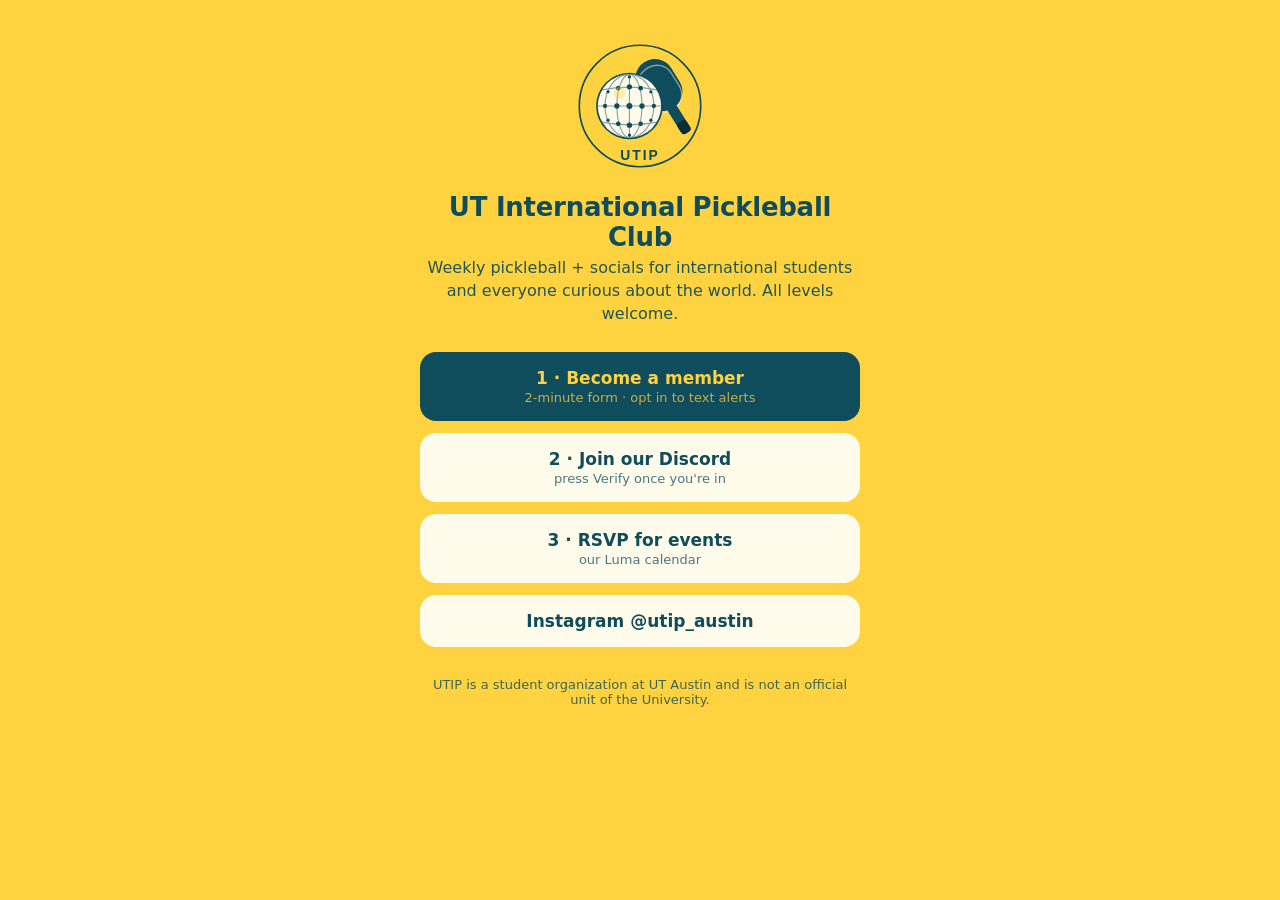
<file: site/index.html>
<!doctype html>
<html lang="en">
<head>
<meta charset="utf-8">
<meta name="viewport" content="width=device-width, initial-scale=1">
<title>UTIP · UT International Pickleball Club</title>
<meta name="description" content="Weekly pickleball + socials for international students and everyone curious about the world. Join UTIP.">
<link rel="icon" href="logo.svg">
<style>
  :root { --orange:#FFD23F; --teal:#0F4C5C; --ball:#0F4C5C; --cream:#FFFBEA; }
  * { box-sizing: border-box; }
  body { margin:0; min-height:100vh; font-family: Inter, system-ui, -apple-system, Segoe UI, Roboto, sans-serif;
         background: var(--orange); color: var(--teal); display:flex; justify-content:center; padding: 40px 16px; }
  main { width:100%; max-width:440px; text-align:center; }
  img { width:132px; height:132px; }
  h1 { font-size: 26px; margin: 16px 0 4px; letter-spacing: -.01em; }
  p { margin: 0 0 26px; opacity: .92; line-height: 1.45; }
  a.btn { display:block; padding:16px 18px; margin:12px 0; border-radius:16px; background: var(--cream); color: var(--teal);
          font-weight: 800; text-decoration:none; font-size: 17px; }
  a.btn.primary { background: var(--teal); color: #FFD23F; }
  a.btn small { display:block; font-weight:500; font-size: 13px; opacity:.75; margin-top:2px; }
  footer { margin-top: 30px; font-size: 13px; opacity: .8; }
</style>
</head>
<body>
<main>
  <img src="logo.svg" alt="UTIP logo">
  <h1>UT International Pickleball Club</h1>
  <p>Weekly pickleball + socials for international students and everyone curious about the world. All levels welcome.</p>
  <!-- Replace the REPLACE_ME links below -->
  <a class="btn primary" href="https://docs.google.com/forms/d/e/1FAIpQLSeNMdK0OxRarvqIEcnPV3a4rZCL4zsUBN2K8LrAHyiHnj6Wlw/viewform">1 · Become a member<small>2-minute form · opt in to text alerts</small></a>
  <a class="btn" href="https://discord.gg/uFwZuz9KA9">2 · Join our Discord<small>press Verify once you're in</small></a>
  <a class="btn" href="https://luma.com/utip">3 · RSVP for events<small>our Luma calendar</small></a>
  <a class="btn" href="https://instagram.com/utip_austin">Instagram @utip_austin</a>
  <footer>UTIP is a student organization at UT Austin and is not an official unit of the University.</footer>
</main>
</body>
</html>
</file>
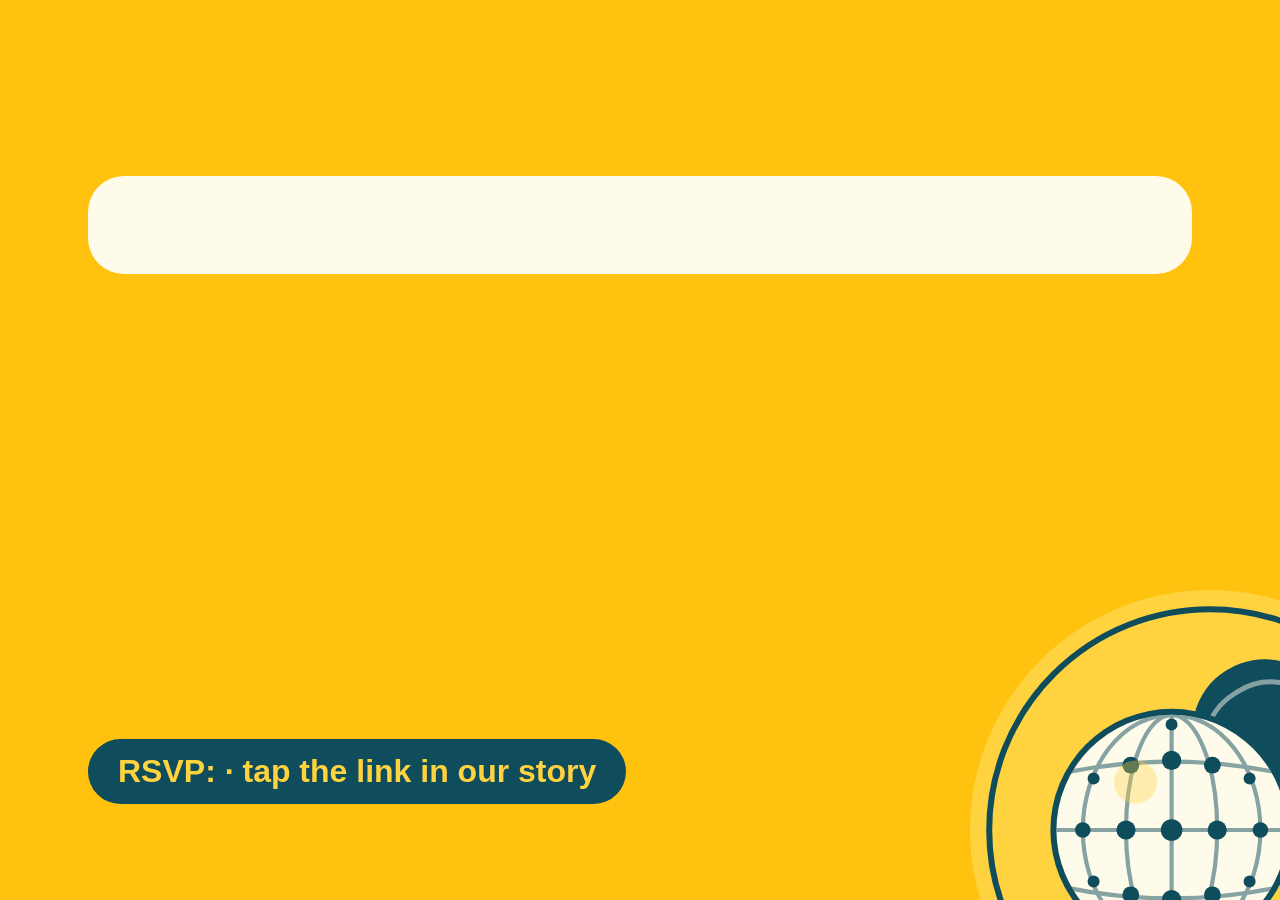
<file: design/templates/post-event.html>
<!doctype html><html><head><meta charset="utf-8"><title>UTIP event post</title>
<link rel="stylesheet" href="base.css"><script src="fill.js"></script>
<style>
.card { margin-top: 50px; background: var(--cream); color: var(--teal-dark); border-radius: 36px; padding: 44px 50px; }
.card .d { font-family: var(--display); font-weight: 900; font-size: 76px; color: var(--orange); }
.card .m { font-size: 40px; font-weight: 600; margin-top: 10px; }
</style></head><body>
<section class="slide bg-teal" data-slide="event">
  <img class="peek" src="../../brand/logo-icon.svg" alt="" style="width:480px;height:480px;right:-170px;bottom:-170px">
  <div class="kicker" style="color:var(--ball)" data-k="event.kind"></div>
  <div class="h1" style="margin:30px 0 0;max-width:820px" data-k="event.title"></div>
  <div class="card"><div class="d" data-k="event.date_label"></div><div class="m" data-k="event.time_label"></div><div class="m" data-k="event.location"></div></div>
  <div class="body" style="margin-top:40px" data-k="event.blurb"></div>
  <div class="foot"><span class="pill ball">RSVP: <span data-href="club.links.hub"></span> &middot; tap the link in our story</span></div>
</section>
<section class="slide bg-orange" data-slide="generic">
  <img class="peek" src="../../brand/logo-icon.svg" alt="" style="width:620px;height:620px;right:-190px;bottom:-190px">
  <div class="kicker">UTIP events</div>
  <div class="h1" style="margin:30px 0 40px;font-size:150px;line-height:.92">New event!</div>
  <div class="lead" style="max-width:780px">Pickleball, socials &amp; culture nights. International and domestic students, all levels welcome.</div>
  <div class="card" style="max-width:760px"><div class="d">Date, time &amp; place</div><div class="m">are in the caption 👇</div></div>
  <div class="foot"><span class="pill ball">RSVP: <span data-href="club.links.hub"></span> &middot; link in bio</span></div>
</section>
</body></html>
</file>
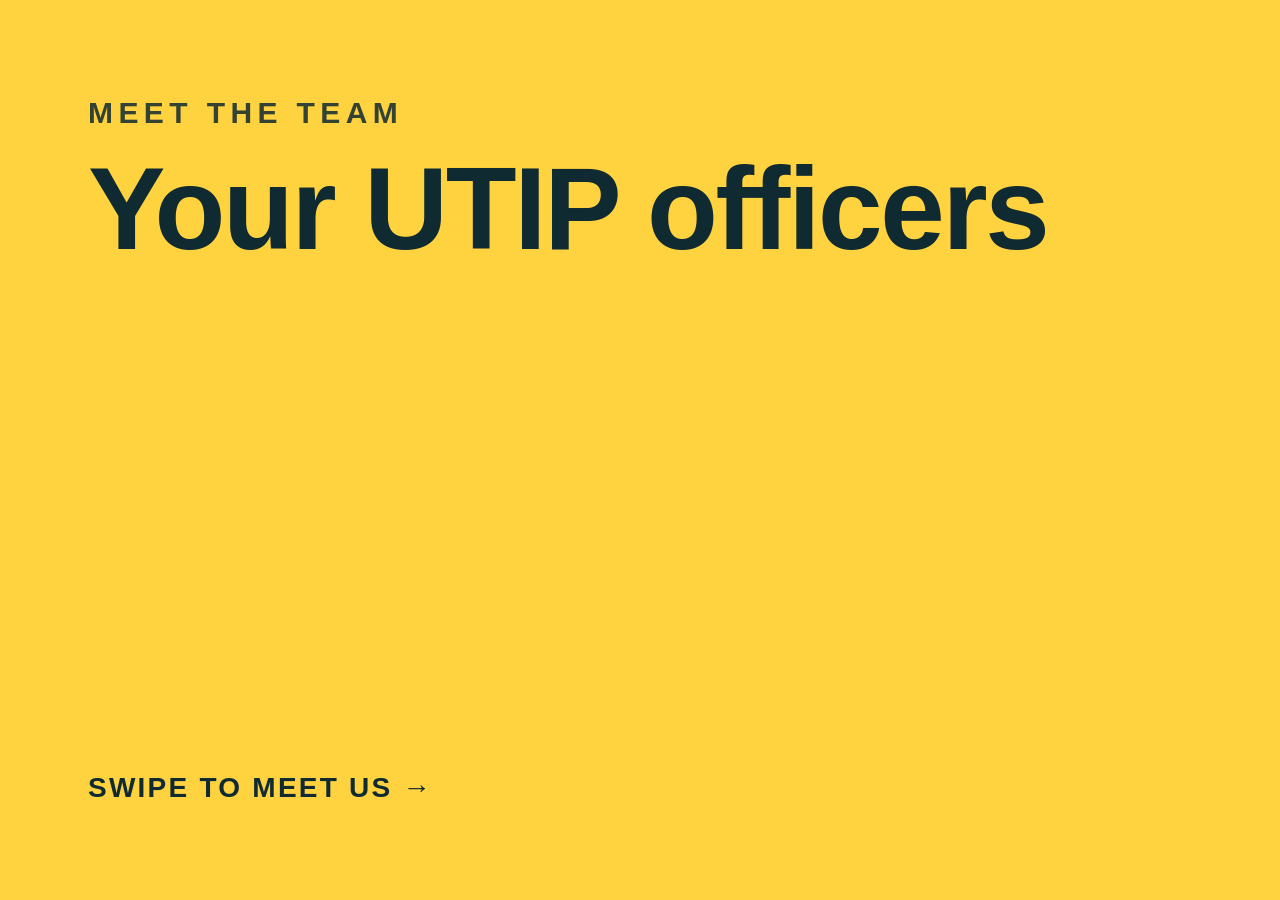
<file: design/templates/post-officers.html>
<!doctype html><html><head><meta charset="utf-8"><title>UTIP officers carousel</title>
<link rel="stylesheet" href="base.css"><script src="fill.js"></script>
<style>
.photo { width: 470px; height: 470px; border-radius: 50%; border: 12px solid var(--ball); background: var(--teal-dark) center/cover;
  display: flex; align-items: center; justify-content: center; font-family: var(--display); font-weight: 900; font-size: 150px; color: var(--ball); margin: 10px 0 40px; }
.chips { display: flex; flex-wrap: wrap; gap: 16px; margin: 26px 0 34px; }
.chip { padding: 12px 26px; border-radius: 999px; background: rgba(255,244,230,.14); font-weight: 700; font-size: 30px; }
.qa { margin: 18px 0; font-size: 42px; } .qa small { display: block; font-weight: 800; letter-spacing: .14em; text-transform: uppercase; font-size: 24px; color: var(--ball); margin-bottom: 6px; }
.grid { display: grid; grid-template-columns: 1fr 1fr; gap: 34px; margin-top: 54px; }
.mini { text-align: center; } .mini .photo { width: 250px; height: 250px; font-size: 90px; margin: 0 auto 16px; border-width: 8px; }
.mini b { display: block; font-size: 32px; } .mini span { font-size: 26px; opacity: .85; }
</style></head><body>
<section class="slide bg-orange" data-slide="cover">
  <div class="kicker">Meet the team</div>
  <div class="h1" style="margin:24px 0 0">Your UTIP officers</div>
  <div class="grid" id="grid"></div>
  <div class="foot"><span class="swipe">SWIPE TO MEET US &rarr;</span></div>
</section>
<section class="slide bg-teal" data-slide="officer">
  <img class="peek faint" src="../../brand/logo-icon.svg" alt="">
  <div class="kicker" style="color:var(--ball)" id="role"></div>
  <div class="photo" id="photo" style="margin-top:36px"></div>
  <div class="h2" id="name"></div>
  <div class="chips"><span class="chip" id="from"></span><span class="chip" id="major"></span></div>
  <div class="qa body"><small>Fun fact</small><span id="fact"></span></div>
  <div class="qa body"><small>Favorite shot</small><span id="shot"></span></div>
  <div class="foot"><span id="pg"></span></div>
</section>
<script>
const initials = (n) => n.split(/\s+/).map((w) => w[0] || '').join('').slice(0, 2).toUpperCase();
function setPhoto(el, o) { if (o.photo) { el.style.backgroundImage = `url(../data/photos/${o.photo})`; el.textContent = ''; } else el.textContent = initials(o.name); }
window.UTIP_AFTER = (D) => {
  const offs = D.officers;
  const grid = document.getElementById('grid');
  offs.forEach((o) => { const d = document.createElement('div'); d.className = 'mini';
    d.innerHTML = '<div class="photo"></div><b></b><span></span>'; setPhoto(d.firstChild, o);
    d.querySelector('b').textContent = o.name; d.querySelector('span').textContent = o.role; grid.appendChild(d); });
  const m = /^o(\d+)$/.exec(D.slide || '');
  if (m) {
    document.querySelector('[data-slide=officer]').classList.add('on');
    const o = offs[+m[1]];
    for (const k of ['role', 'name', 'from', 'major', 'fact', 'shot']) document.getElementById(k).textContent = o[k];
    setPhoto(document.getElementById('photo'), o);
    document.getElementById('pg').textContent = `${+m[1] + 2} / ${offs.length + 1}`;
  }
};
</script>
</body></html>
</file>
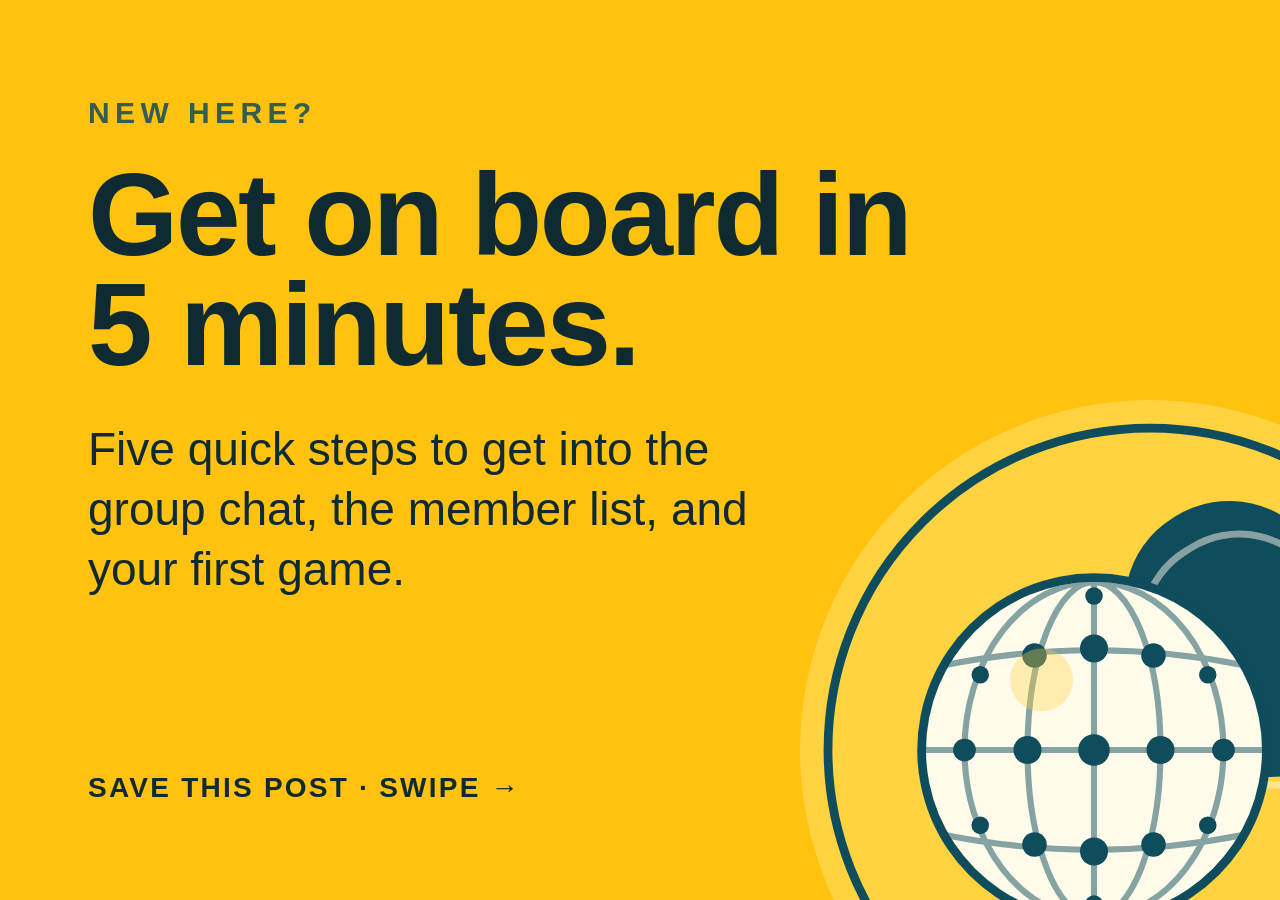
<file: design/templates/post-onboard.html>
<!doctype html><html><head><meta charset="utf-8"><title>UTIP get on board carousel</title>
<link rel="stylesheet" href="base.css"><script src="fill.js"></script>
<style>
.h2 { font-size: 92px; }
.step { font-family: var(--display); font-weight: 900; font-size: 340px; line-height: .8; color: var(--ball); margin: 10px 0 30px; }
.bg-cream .step, .bg-ball .step { color: var(--orange); }
.ticks { margin-top: 30px; } .ticks div { font-size: 44px; line-height: 1.3; margin: 26px 0; padding-left: 52px; position: relative; font-weight: 500; }
.ticks div::before { content: ""; position: absolute; left: 0; top: 10px; width: 26px; height: 26px; border-radius: 50%; background: currentColor; opacity: .9; }
.link { margin-top: 40px; font-weight: 800; font-size: 34px; }
.cmd { font-family: "DejaVu Sans Mono", monospace; background: var(--teal-dark); color: var(--ball); padding: 4px 16px; border-radius: 10px; }
</style></head><body>
<section class="slide bg-teal" data-slide="cover">
  <img class="peek" src="../../brand/logo-icon.svg" alt="" style="width:700px;height:700px;right:-220px;bottom:-200px">
  <div class="kicker" style="color:var(--ball)">New here?</div>
  <div class="h1" style="margin:30px 0 40px">Get on board in 5&nbsp;minutes.</div>
  <div class="lead" style="max-width:720px">Five quick steps to get into the group chat, the member list, and your first game.</div>
  <div class="foot"><span class="swipe">SAVE THIS POST &middot; SWIPE &rarr;</span></div>
</section>
<section class="slide bg-cream" data-slide="s1">
  <img class="peek faint" src="../../brand/logo-icon.svg" alt="" style="width:560px;height:560px;right:-170px;bottom:-170px">
  <div class="step">1</div><div class="h2">Follow us &amp; turn on notifications</div>
  <div class="ticks"><div>Follow <b data-k="club.handle"></b></div><div>Tap the bell &rarr; turn on Posts &amp; Stories</div><div>Every event drops here first</div></div>
  <div class="foot"><span>2 / 7 &rarr;</span></div>
</section>
<section class="slide bg-orange" data-slide="s2">
  <img class="peek faint" src="../../brand/logo-icon.svg" alt="" style="width:560px;height:560px;right:-170px;bottom:-170px">
  <div class="step">2</div><div class="h2">Fill out the member form</div>
  <div class="ticks"><div>Name, UT EID, email, phone</div><div>Your Discord username</div><div>Opt in to <b>text alerts</b> &mdash; we text you when a new event goes up (reply STOP anytime)</div></div>
  <div class="link"><span data-href="club.links.hub"></span> &rarr; &ldquo;Become a member&rdquo;</div>
  <div class="foot"><span>3 / 7 &rarr;</span></div>
</section>
<section class="slide bg-teal" data-slide="s3">
  <img class="peek faint" src="../../brand/logo-icon.svg" alt="" style="width:560px;height:560px;right:-170px;bottom:-170px">
  <div class="step">3</div><div class="h2">Join our Discord</div>
  <div class="ticks"><div>Discord link at <b data-href="club.links.hub"></b></div><div>Put your Discord username on the form &rarr; you get <b>@Member</b> automatically</div><div>Member channels unlock + we DM you a welcome</div><div>Say hi in #introductions</div></div>
  <div class="foot"><span>4 / 7 &rarr;</span></div>
</section>
<section class="slide bg-ball" data-slide="s4">
  <img class="peek faint" src="../../brand/logo-icon.svg" alt="" style="width:560px;height:560px;right:-170px;bottom:-170px">
  <div class="step">4</div><div class="h2">RSVP on Luma</div>
  <div class="ticks"><div>Every session &amp; social is on Luma</div><div>RSVP so we book enough courts &amp; paddles</div><div>Tap the link sticker in our stories, or the calendar at <b data-href="club.links.hub"></b></div></div>
  <div class="foot"><span>5 / 7 &rarr;</span></div>
</section>
<section class="slide bg-orange" data-slide="s5">
  <img class="peek faint" src="../../brand/logo-icon.svg" alt="" style="width:560px;height:560px;right:-170px;bottom:-170px">
  <div class="step">5</div><div class="h2">Show up &amp; play!</div>
  <div class="ticks"><div><span data-k="club.meeting.where"></span></div><div>Never played? Perfect. We&rsquo;ll teach you.</div><div>Bring water, sneakers &amp; a friend</div></div>
  <div class="foot"><span>6 / 7 &rarr;</span></div>
</section>
<section class="slide bg-cream" data-slide="done">
  <img class="peek" src="../../brand/logo-icon.svg" alt="" style="width:640px;height:640px;right:-190px;bottom:-190px">
  <div class="kicker" style="color:var(--orange)">That&rsquo;s it</div>
  <div class="h1" style="margin:30px 0 40px">You&rsquo;re in.<br>See you on the court.</div>
  <div class="lead" style="max-width:700px">Questions? DM us or ask in Discord &mdash; an officer will help.</div>
  <div style="margin-top:44px"><span class="pill teal">All links: <span data-href="club.links.hub"></span></span></div>
  <div class="foot"><span>7 / 7</span></div>
</section>
</body></html>
</file>
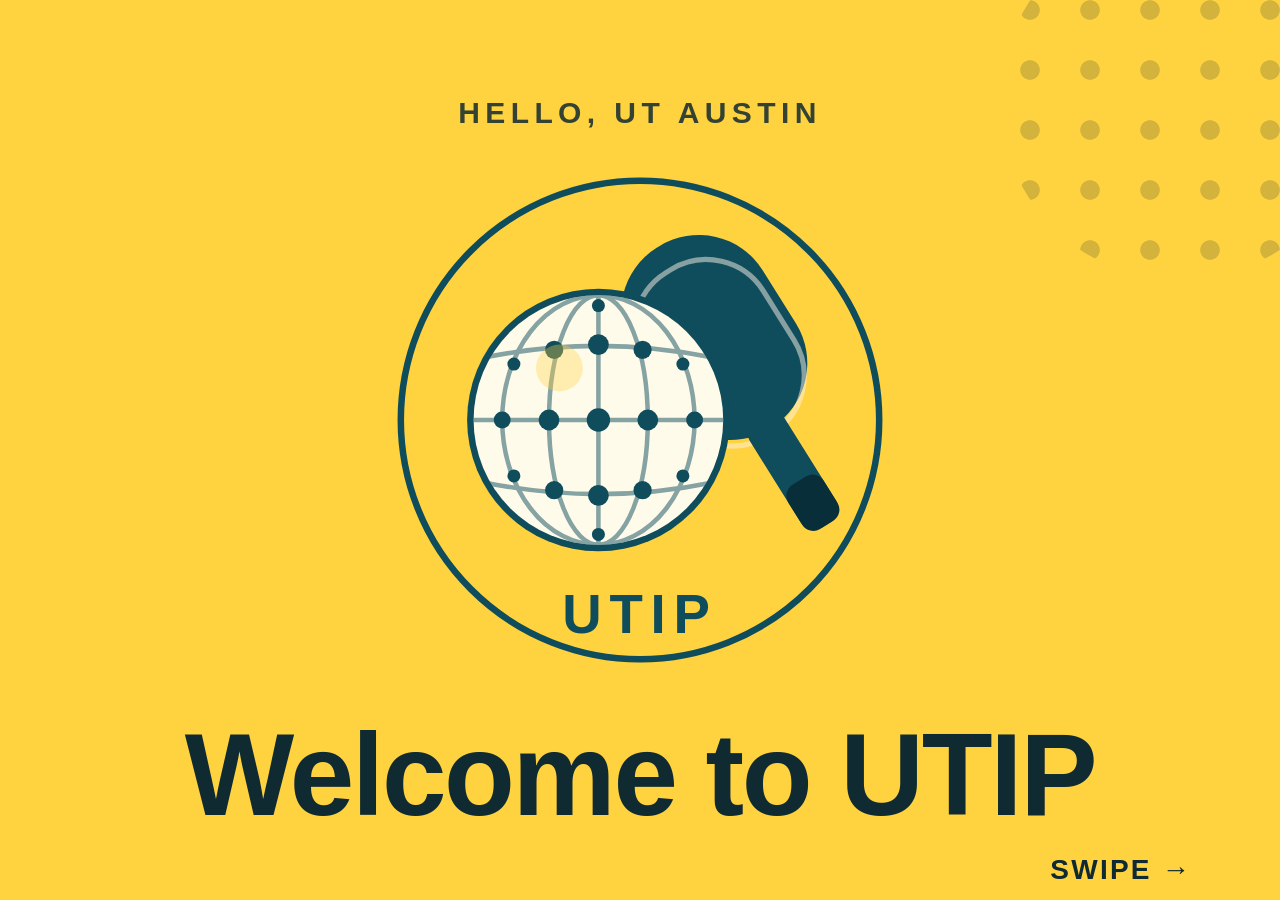
<file: design/templates/post-welcome.html>
<!doctype html><html><head><meta charset="utf-8"><title>UTIP welcome carousel</title>
<link rel="stylesheet" href="base.css"><script src="fill.js"></script>
<style>
.cover-logo { width: 520px; height: 520px; margin: 30px auto 40px; display: block; }
.num { font-family: var(--display); font-weight: 900; font-size: 64px; width: 96px; height: 96px; border-radius: 50%;
  display: flex; align-items: center; justify-content: center; flex: none; }
.row { display: flex; gap: 32px; align-items: center; margin: 22px 0; }
.list .row .body { font-weight: 600; }
.mark { width: 22px; height: 22px; border-radius: 50%; background: var(--ball); flex: none; box-shadow: 0 0 0 6px rgba(244,224,77,.25); }
.place { border: 5px solid var(--teal-dark); border-radius: 28px; padding: 30px 40px; margin: 14px 0; }
.place b { font-family: var(--display); font-size: 58px; font-weight: 900; display: block; }
</style></head><body>

<section class="slide bg-orange" data-slide="cover">
  <div class="dots" style="top:-80px;right:-80px"></div>
  <div class="kicker" style="text-align:center">Hello, UT Austin</div>
  <img class="cover-logo" src="../../brand/logo.svg" alt="">
  <div class="h1" style="text-align:center">Welcome to UTIP</div>
  <div class="lead" style="text-align:center;margin-top:24px" data-k="club.name"></div>
  <div class="foot split"><span data-k="club.tagline"></span><span class="swipe">SWIPE &rarr;</span></div>
</section>

<section class="slide bg-cream" data-slide="why">
  <img class="peek faint" src="../../brand/logo-icon.svg" alt="">
  <div class="kicker" style="color:var(--orange)">Why we started UTIP</div>
  <div class="h2" style="margin:36px 0 44px">We went looking for an international community at UT&hellip;</div>
  <div class="lead">&hellip;and found almost <span class="hl">no non-religious international student orgs.</span></div>
  <div class="lead" style="margin-top:34px">The few that exist are often inactive, and they don&rsquo;t always feel welcoming when you&rsquo;re new.</div>
  <div class="h2" style="margin-top:56px;color:var(--orange)">So we built one.</div>
  <div class="foot"><img src="../../brand/logo-icon.svg" alt=""><span class="swipe">2 / 6 &rarr;</span></div>
</section>

<section class="slide bg-teal" data-slide="what">
  <img class="peek" src="../../brand/logo-icon.svg" alt="" style="width:620px;height:620px;right:-200px;bottom:-200px">
  <div class="kicker" style="color:var(--ball)">What UTIP is</div>
  <div class="h2" style="margin:36px 0 48px">A home for international students &mdash; and anyone curious about the world.</div>
  <div class="list">
    <div class="row"><span class="mark"></span><span class="body">Weekly pickleball, every skill level</span></div>
    <div class="row"><span class="mark"></span><span class="body">Socials, food &amp; culture nights</span></div>
    <div class="row"><span class="mark"></span><span class="body">Friends from every corner of the globe</span></div>
    <div class="row"><span class="mark"></span><span class="body">Zero pressure. Just show up.</span></div>
  </div>
  <div class="foot"><img src="../../brand/logo-icon.svg" alt=""><span class="swipe">3 / 6 &rarr;</span></div>
</section>

<section class="slide bg-ball" data-slide="where">
  <img class="peek" src="../../brand/logo-icon.svg" alt="" style="width:640px;height:640px;right:-180px;bottom:-200px">
  <div class="kicker">When &amp; where</div>
  <div class="h1" style="margin:30px 0 40px">Every week.<br>On the courts.</div>
  <div class="place"><b data-k="club.meeting.where"></b><span class="body" data-k="club.meeting.when"></span></div>
  <div class="lead" style="margin-top:36px;font-weight:700" data-k="club.meeting.note"></div>
  <div class="foot"><img src="../../brand/logo-icon.svg" alt=""><span class="swipe">4 / 6 &rarr;</span></div>
</section>

<section class="slide bg-orange" data-slide="everyone">
  <img class="peek faint" src="../../brand/logo-icon.svg" alt="" style="width:600px;height:600px">
  <div class="kicker">Domestic students</div>
  <div class="h1" style="margin:30px 0 44px">You are <span class="hl">so</span> welcome here.</div>
  <div class="lead">We&rsquo;re the <b>International</b> Pickleball Club because our founders are international students &mdash; not because it&rsquo;s only for us.</div>
  <div class="lead" style="margin-top:30px">If you want friends from around the world and love learning new cultures, this is your club.</div>
  <div class="foot"><img src="../../brand/logo-icon.svg" alt=""><span class="swipe">5 / 6 &rarr;</span></div>
</section>

<section class="slide bg-cream" data-slide="join">
  <img class="peek" src="../../brand/logo-icon.svg" alt="" style="width:560px;height:560px;right:-170px;bottom:-170px">
  <div class="kicker" style="color:var(--orange)">Join us</div>
  <div class="h1" style="margin:30px 0 50px">3 steps to get in the game</div>
  <div class="row"><span class="num bg-orange">1</span><span class="lead"><b>Fill out the member form</b> (2 min)</span></div>
  <div class="row"><span class="num bg-teal">2</span><span class="lead"><b>Join our Discord</b> &amp; say hi</span></div>
  <div class="row"><span class="num bg-ball">3</span><span class="lead"><b>RSVP on Luma</b> for this week</span></div>
  <div style="margin-top:54px"><span class="pill teal">All links: <span data-href="club.links.hub"></span></span></div>
  <div class="foot"><img src="../../brand/logo-icon.svg" alt=""><span>6 / 6</span></div>
</section>
</body></html>
</file>
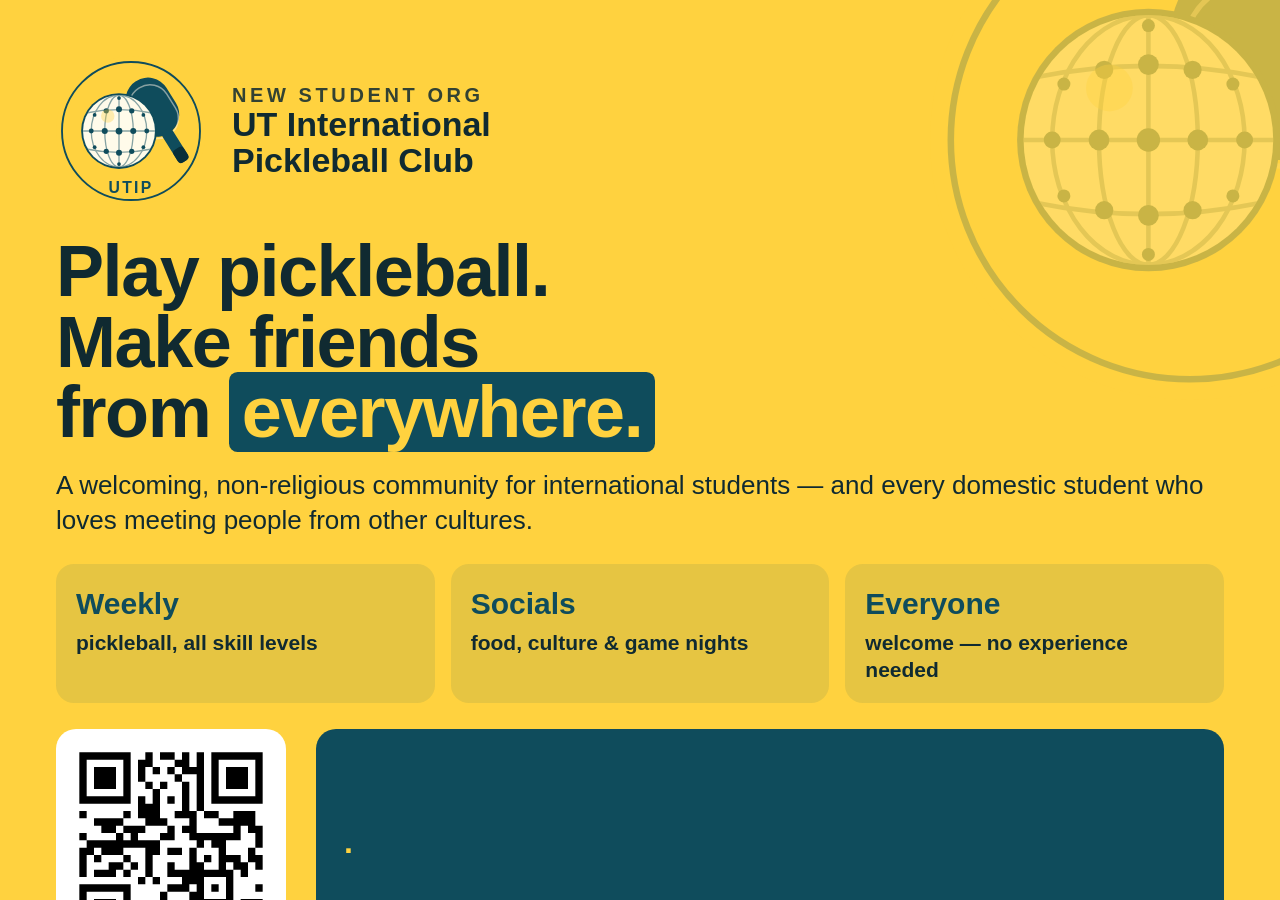
<file: design/templates/poster.html>
<!doctype html><html><head><meta charset="utf-8"><title>UTIP poster</title>
<link rel="stylesheet" href="base.css"><script src="fill.js"></script>
<style>
/* Letter size at 96 css px/in = 816 x 1056 */
.slide { padding: 56px 56px 44px; }
.top { display: flex; align-items: center; gap: 26px; }
.top img { width: 150px; height: 150px; }
.p-h1 { font-family: var(--display); font-weight: 900; font-size: 72px; line-height: .98; letter-spacing: -.02em; margin: 30px 0 20px; }
.p-lead { font-size: 26px; line-height: 1.35; font-weight: 500; }
.feat { display: grid; grid-template-columns: 1fr 1fr 1fr; gap: 16px; margin: 26px 0; }
.feat div { background: rgba(255,244,230,.12); border-radius: 18px; padding: 20px; font-weight: 700; font-size: 21px; line-height: 1.3; }
.feat b { display: block; font-family: var(--display); font-size: 30px; color: var(--ball); margin-bottom: 6px; }
.bottom { margin-top: auto; display: flex; gap: 30px; align-items: stretch; }
.qr { background: #fff; border-radius: 20px; padding: 16px; width: 230px; text-align: center; color: var(--teal-dark); font-weight: 800; font-size: 17px; }
.qr img { width: 198px; height: 198px; display: block; margin-bottom: 8px; }
.when { flex: 1; background: var(--ball); color: var(--teal-dark); border-radius: 20px; padding: 24px 28px; display: flex; flex-direction: column; justify-content: center; }
.when b { font-family: var(--display); font-weight: 900; font-size: 32px; line-height: 1.05; }
.when span { font-size: 21px; font-weight: 600; margin-top: 8px; }
.flyer .p-h1 { font-size: 64px; margin: 24px 0 14px; } .flyer .p-lead { font-size: 21px; }
.flyer .top img { width: 96px; height: 96px; } .flyer .qr { width: 190px; } .flyer .qr img { width: 158px; height: 158px; }
.flyer .when b { font-size: 28px; } .flyer .when span { font-size: 17px; }
</style></head><body>
<section class="slide bg-orange" data-slide="poster">
  <img class="peek faint" src="../../brand/logo-icon.svg" alt="" style="width:520px;height:520px;right:-170px;top:-120px;bottom:auto">
  <div class="top"><img src="../../brand/logo.svg" alt=""><div><div class="kicker" style="font-size:20px">New student org</div><div style="font-family:var(--display);font-weight:900;font-size:34px;line-height:1.05">UT International<br>Pickleball Club</div></div></div>
  <div class="p-h1">Play pickleball.<br>Make friends<br>from <span class="hl">everywhere.</span></div>
  <div class="p-lead">A welcoming, non-religious community for international students &mdash; and every domestic student who loves meeting people from other cultures.</div>
  <div class="feat"><div><b>Weekly</b>pickleball, all skill levels</div><div><b>Socials</b>food, culture &amp; game nights</div><div><b>Everyone</b>welcome &mdash; no experience needed</div></div>
  <div class="bottom">
    <div class="qr"><img src="../data/qr-hub.svg" alt="">SCAN TO JOIN</div>
    <div class="when"><b><span style="font-size:inherit;font-weight:inherit;margin:0" data-k="club.meeting.frequency"></span> &middot; <span style="font-size:inherit;font-weight:inherit;margin:0" data-k="club.meeting.where"></span></b><span data-k="club.meeting.when"></span><span style="font-weight:800" data-k="club.handle"></span></div>
  </div>
</section>
<section class="slide bg-teal flyer" data-slide="flyer">
  <div class="top"><img src="../../brand/logo.svg" alt=""><div style="font-family:var(--display);font-weight:900;font-size:28px;line-height:1.05">UT International<br>Pickleball Club</div></div>
  <div class="p-h1">Play. Connect.<br><span class="hl">Belong.</span></div>
  <div class="p-lead">Weekly pickleball + socials for international students and anyone curious about the world. Beginners welcome!</div>
  <div class="bottom" style="margin-top:auto">
    <div class="qr"><img src="../data/qr-hub.svg" alt="">SCAN TO JOIN</div>
    <div class="when"><b data-k="club.meeting.where"></b><span data-k="club.meeting.when"></span><span style="font-weight:800" data-k="club.handle"></span></div>
  </div>
</section>
</body></html>
</file>
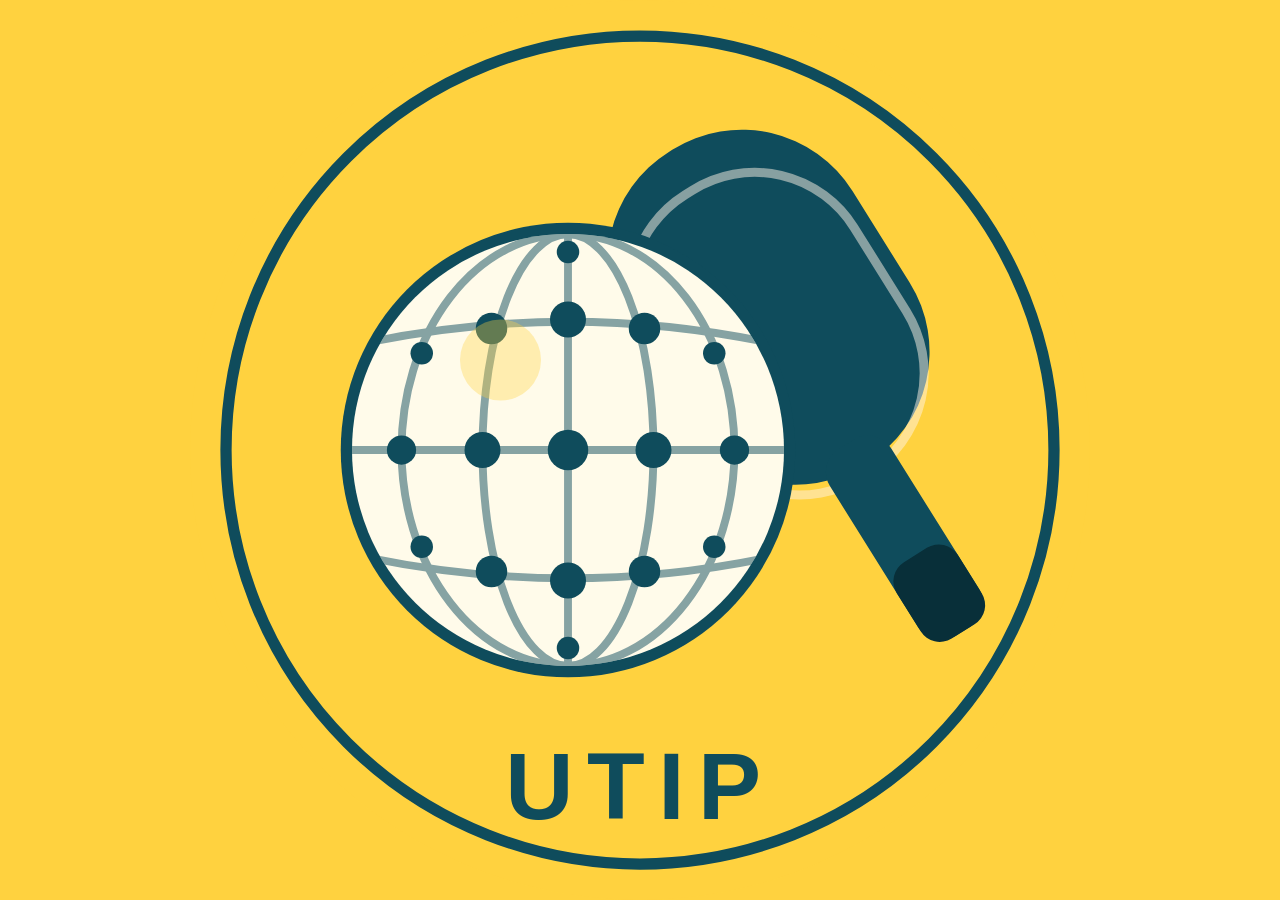
<file: design/templates/profile.html>
<!doctype html><html><head><meta charset="utf-8"><title>UTIP profile picture</title>
<style>html,body{margin:0;background:#FFD23F}img{width:100vw;height:100vh;display:block}</style></head>
<body><img src="../../brand/logo.svg" alt="UTIP"></body></html>
</file>
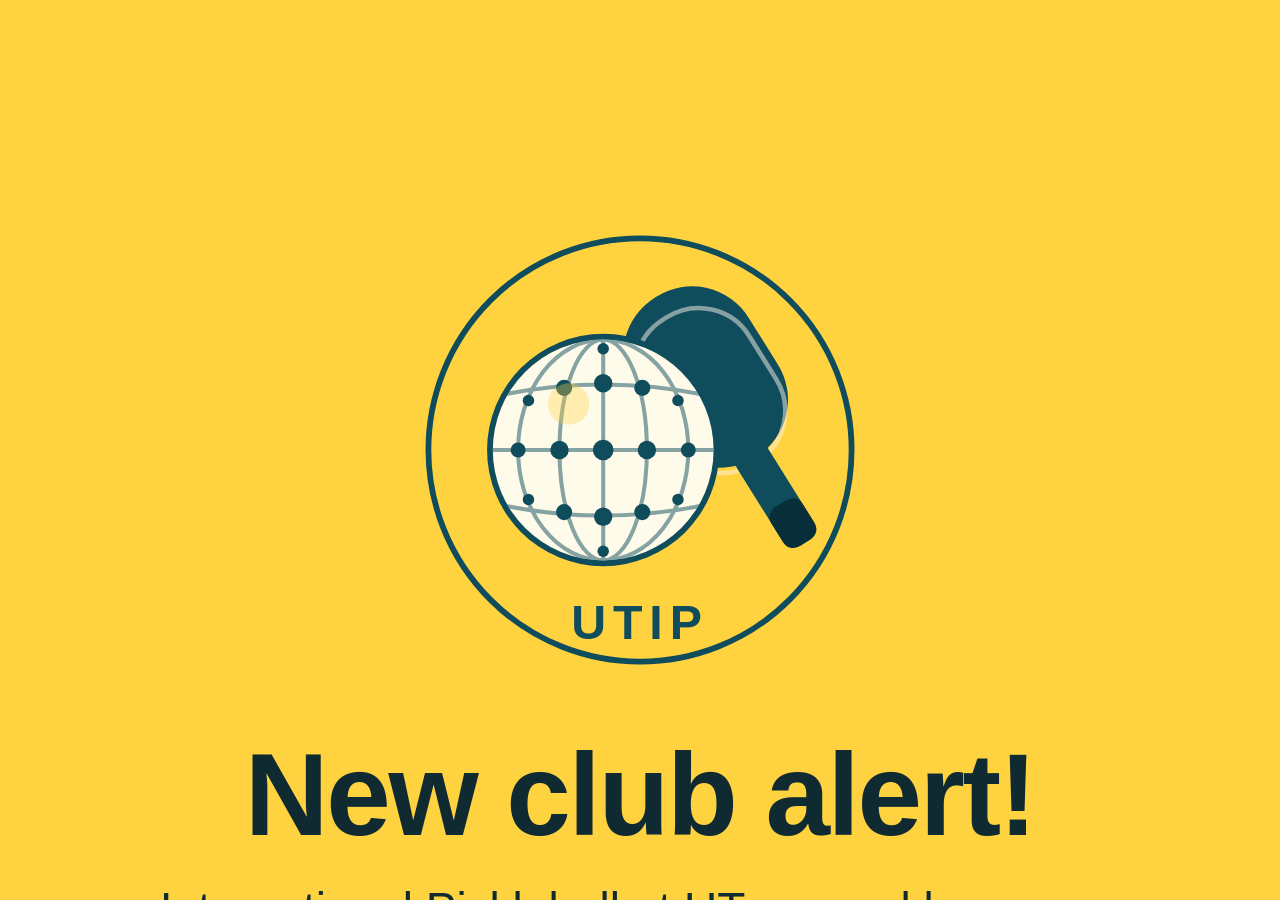
<file: design/templates/story.html>
<!doctype html><html><head><meta charset="utf-8"><title>UTIP stories</title>
<link rel="stylesheet" href="base.css"><script src="fill.js"></script>
<style>
.slide { padding: 220px 90px 260px; }
.sticker-zone { margin-top: auto; border: 6px dashed currentColor; border-radius: 40px; padding: 40px; text-align: center; font-weight: 800; font-size: 38px; opacity: .9; }
.sticker-zone small { display: block; font-weight: 700; font-size: 36px; opacity: .8; margin-top: 8px; }
.big-logo { width: 460px; height: 460px; margin: 0 auto 60px; display: block; }
.ev-date { font-family: var(--display); font-weight: 900; font-size: 92px; line-height: 1; color: var(--ball); }
.meta { font-size: 44px; font-weight: 600; margin: 16px 0; }
.hicon { margin: auto; width: 640px; height: 640px; border-radius: 50%; background: var(--teal); display: flex; flex-direction: column; align-items: center; justify-content: center; }
.hicon b { font-family: var(--display); font-weight: 900; font-size: 120px; color: var(--ball); }
.hicon img { width: 220px; height: 220px; margin-bottom: 10px; }
</style></head><body>
<!-- generic "join us" story -->
<section class="slide bg-orange" data-slide="join">
  <img class="big-logo" src="../../brand/logo.svg" alt="">
  <div class="h1" style="text-align:center">New club alert!</div>
  <div class="lead" style="text-align:center;margin-top:30px">International Pickleball at UT &mdash; weekly games, socials, and friends from everywhere.</div>
  <div class="lead" style="text-align:center;margin-top:30px;font-weight:800">Everyone welcome.</div>
  <div class="sticker-zone">Tap the link to join<small data-href="club.links.hub"></small></div>
</section>
<!-- event story: filled from an event YAML by the pipeline -->
<section class="slide bg-teal" data-slide="event">
  <img class="peek" src="../../brand/logo-icon.svg" alt="" style="opacity:.08;width:760px;height:760px;right:-300px;bottom:-120px">
  <div class="kicker" style="color:var(--ball)" data-k="event.kind"></div>
  <div class="h1" style="margin:30px 0 50px;font-size:128px" data-k="event.title"></div>
  <div class="ev-date" data-k="event.date_label"></div>
  <div class="meta" data-k="event.time_label"></div>
  <div class="meta" data-k="event.location"></div>
  <div class="body" style="margin-top:36px" data-k="event.blurb"></div>
  <div class="sticker-zone">Tap the link to RSVP<small>or visit <span data-href="club.links.hub"></span></small></div>
</section>
<!-- generic event stories used by the automatic pipeline (no per-event text) -->
<section class="slide bg-orange" data-slide="ev-new">
  <img class="big-logo" src="../../brand/logo.svg" alt="">
  <div class="kicker" style="text-align:center">UTIP events</div>
  <div class="h1" style="text-align:center;font-size:150px;margin:30px 0">New event<br>just dropped!</div>
  <div class="lead" style="text-align:center">Pickleball, socials &amp; culture nights. Everyone welcome.</div>
  <div class="sticker-zone">Tap the link for details &amp; RSVP<small data-href="club.links.hub"></small></div>
</section>
<section class="slide bg-teal" data-slide="ev-tomorrow">
  <img class="big-logo" src="../../brand/logo.svg" alt="">
  <div class="h1" style="text-align:center;font-size:170px;margin:20px 0 30px">See you<br>tomorrow!</div>
  <div class="lead" style="text-align:center">Bring water, sneakers &amp; a friend. Beginners welcome.</div>
  <div class="sticker-zone">Tap the link to RSVP<small data-href="club.links.hub"></small></div>
</section>
<!-- highlight covers -->
<section class="slide bg-orange" data-slide="hl-about"><div class="hicon"><img src="../../brand/logo-icon.svg" alt=""><b>ABOUT</b></div></section>
<section class="slide bg-orange" data-slide="hl-events"><div class="hicon"><b style="font-size:200px">&#9673;</b><b>EVENTS</b></div></section>
<section class="slide bg-orange" data-slide="hl-join"><div class="hicon"><b style="font-size:200px">+</b><b>JOIN</b></div></section>
<section class="slide bg-orange" data-slide="hl-team"><div class="hicon"><b style="font-size:200px">&#9786;</b><b>TEAM</b></div></section>
</body></html>
</file>
<file: design/templates/base.css>
@font-face { font-family: "UTIP Display"; src: local("Inter Display Black"), local("InterDisplay-Black"); font-weight: 900; }
@font-face { font-family: "UTIP Display"; src: local("Inter Display ExtraBold"), local("InterDisplay-ExtraBold"); font-weight: 800; }
:root {
  --orange: #BF5700;
  --orange-dark: #8F4100;
  --teal: #0F4C5C;
  --teal-dark: #082F39;
  --ball: #F4E04D;
  --cream: #FFF4E6;
  --ink: #1C1C1C;
  --display: "UTIP Display", "Inter Display", Inter, Arial, sans-serif;
  --body: Inter, Arial, sans-serif;
}
* { box-sizing: border-box; margin: 0; padding: 0; }
html, body { width: 100%; height: 100%; }
body { font-family: var(--body); color: var(--ink); background: var(--cream); overflow: hidden; }
.slide { display: none; position: absolute; inset: 0; padding: 96px 88px; flex-direction: column; overflow: hidden; }
.slide.on { display: flex; }
.bg-orange { background: var(--orange); color: var(--cream); }
.bg-teal { background: var(--teal); color: var(--cream); }
.bg-cream { background: var(--cream); color: var(--teal-dark); }
.bg-ball { background: var(--ball); color: var(--teal-dark); }
.kicker { font-weight: 800; font-size: 30px; letter-spacing: .18em; text-transform: uppercase; opacity: .85; }
.h1 { font-family: var(--display); font-weight: 900; font-size: 116px; line-height: .95; letter-spacing: -.02em; }
.h2 { font-family: var(--display); font-weight: 900; font-size: 84px; line-height: 1; letter-spacing: -.015em; }
.lead { font-size: 42px; line-height: 1.3; font-weight: 500; }
.body { font-size: 36px; line-height: 1.4; font-weight: 450; }
.hl { background: var(--ball); color: var(--teal-dark); padding: 0 .18em; border-radius: .12em; box-decoration-break: clone; -webkit-box-decoration-break: clone; }
.hl-o { background: var(--orange); color: var(--cream); padding: 0 .18em; border-radius: .12em; }
.foot { margin-top: auto; display: flex; align-items: center; justify-content: space-between; font-weight: 700; font-size: 28px; }
.foot img { width: 84px; height: 84px; }
.swipe { font-weight: 800; letter-spacing: .08em; }
.pill { display: inline-block; padding: 14px 30px; border-radius: 999px; font-weight: 800; font-size: 32px; }
.pill.ball { background: var(--ball); color: var(--teal-dark); }
.pill.teal { background: var(--teal); color: var(--cream); }
.pill.cream { background: var(--cream); color: var(--teal-dark); }
/* court-line decoration */
.court { position: absolute; border: 6px solid currentColor; opacity: .14; border-radius: 6px; pointer-events: none; }
.dots { position: absolute; width: 360px; height: 360px; opacity: .18; pointer-events: none;
  background-image: radial-gradient(currentColor 22%, transparent 24%); background-size: 60px 60px; border-radius: 50%; }
.peek { position: absolute; width: 520px; height: 520px; right: -150px; bottom: -150px; pointer-events: none; }
.peek.left { right: auto; left: -170px; }
.peek.faint { opacity: .16; }
.lead { font-size: 46px; }
.foot { position: relative; z-index: 2; }
.foot img { display: none; } .foot { justify-content: flex-start; } .foot.split { justify-content: space-between; }

/* ===== Yellow theme (Nov 2026): every surface is yellow, teal is the ink/accent ===== */
:root {
  --yellow: #FFD23F;
  --yellow-deep: #FFC20E;
  --yellow-soft: #FFF1B5;
  --orange: #0F4C5C;   /* former orange accents now read as teal ink */
  --ball: #0F4C5C;     /* former yellow-on-dark accents now teal */
  --cream: #FFFBEA;
  --ink: #102A31;
}
body { background: var(--yellow); }
.bg-orange, .bg-ball { background: var(--yellow); color: var(--ink); }
.bg-teal { background: var(--yellow-deep); color: var(--ink); }
.bg-cream { background: var(--yellow-soft); color: var(--ink); }
.hl { background: var(--teal); color: var(--yellow); }
.pill.ball, .pill.teal { background: var(--teal); color: var(--yellow); }
.pill.cream { background: var(--cream); color: var(--teal); }
.num { background: var(--teal) !important; color: var(--yellow) !important; }
.photo { color: var(--yellow) !important; }
.chip { background: rgba(15,76,92,.12) !important; }
.feat div { background: rgba(15,76,92,.10) !important; }
.when { background: var(--teal) !important; color: var(--yellow) !important; }
.hicon b { color: var(--yellow) !important; }
.mark { box-shadow: 0 0 0 6px rgba(15,76,92,.18) !important; }
.card { background: var(--cream) !important; }
.cmd { background: var(--teal) !important; color: var(--yellow) !important; }
.peek.faint { opacity: .22; }
</file>
